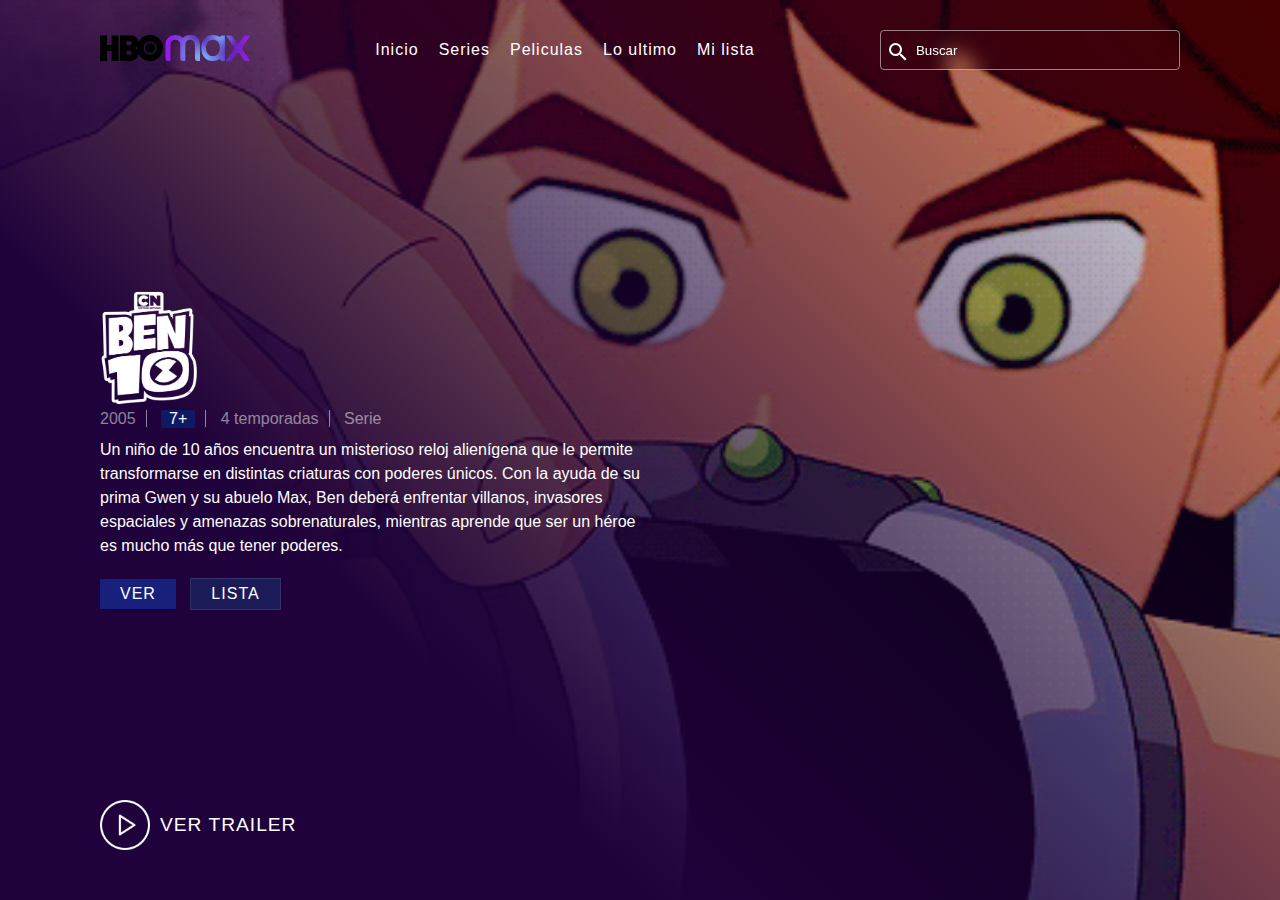
<file: index.html>
<!DOCTYPE html>
<html lang="es">
  <head>
    <meta charset="UTF-8" />
    <meta http-equiv="X-UA-Compatible" content="IE=edge" />
    <meta name="viewport" content="width=device-width, initial-scale=1.0" />
    <title>NetflixPage</title>
    <link rel="stylesheet" href="css/style.css" />
    <link
      href="https://fonts.googleapis.com/icon?family=Material+Icons"
      rel="stylesheet"
    />
    <link rel="shortcut icon" href="./img/logonetflix.png" type="image/x-icon">
  </head>
  <body>
    <main>
      <header>
        <a href="#" class="logo"
          ><img src="img/HBO_Max_Logo_(October_2019).svg" alt="logo netflix"
        /></a>
        <ul class="navigation">
          <li><a href="#">Inicio</a></li>
          <li><a href="#">Series</a></li>
          <li><a href="#">Peliculas</a></li>
          <li><a href="#">Lo ultimo</a></li>
          <li><a href="#">Mi lista</a></li>
        </ul>
        <div class="search">
          <input type="text" placeholder="Buscar" />
          <button class="btnbuscar"><span class="material-icons">search</span></button>
        </div>
      </header>
      <section class="banner">
        <img src="img/descarga.gif" alt="personaje" class="bg" />
        <span class="sombraImg"></span>
        <div class="content">
          <img src="img/342b1ea4-6ebd-11ef-80b0-12734a5a1b4d.avif" class="movieTitle" />
          <h4>
            <span>2005</span>
            <span><i>7+</i></span>
            <span>4 temporadas</span>
            <span>Serie</span>
          </h4>
          <p>
            Un niño de 10 años encuentra un misterioso reloj alienígena que le permite transformarse en distintas criaturas con poderes únicos. Con la ayuda de su prima Gwen y su abuelo Max, Ben deberá enfrentar villanos, invasores espaciales y amenazas sobrenaturales, mientras aprende que ser un héroe es mucho más que tener poderes.
          </p>
          <div class="buttons">
            <a href="#">Ver</a>
            <a href="#">Lista</a>
          </div>
        </div>
        <a href="#" class="play" onclick="toggleVideo();">
            <img src="./img/play.png" />ver Trailer
        </a>
      </section>
      <section class="trailer">
        <video src="img/ssvid.net---Ben-10-intro-Clásico-Español-latino_360p.mp4" controls="true"></video>
        <img src="./img/close.png" class="close" onclick="toggleVideo();">

      </section>
    </main>
    <script>
        function toggleVideo(){
            const trailer= document.querySelector(".trailer");
            const video = document.querySelector("video");
            trailer.classList.toggle("active");
            video.currentTime=0;
            video.pause();

        }
    </script>
  </body>
</html>
</file>
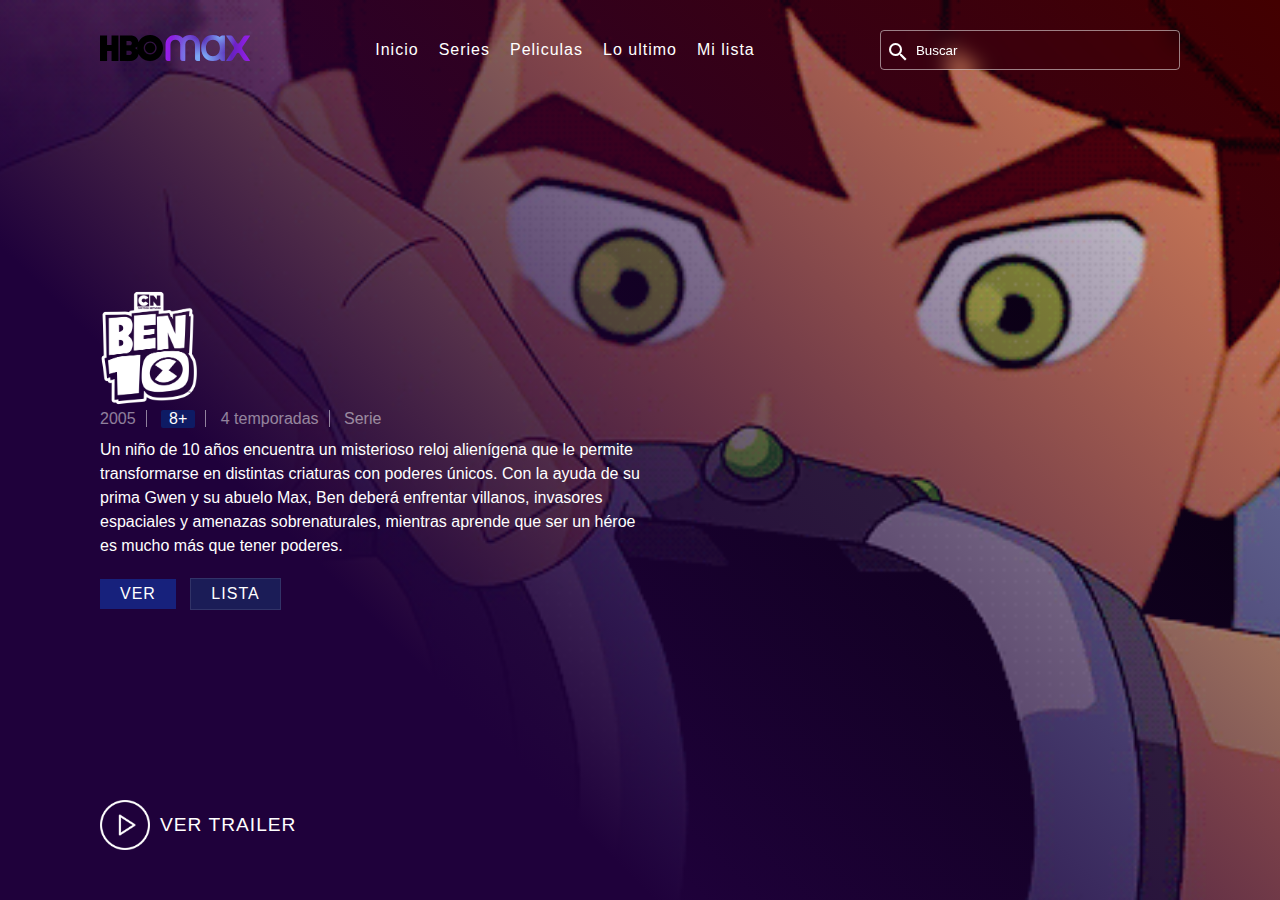
<file: netflix page/index.html>
<!DOCTYPE html>
<html lang="es">
  <head>
    <meta charset="UTF-8" />
    <meta http-equiv="X-UA-Compatible" content="IE=edge" />
    <meta name="viewport" content="width=device-width, initial-scale=1.0" />
    <title>NetflixPage</title>
    <link rel="stylesheet" href="css/style.css" />
    <link
      href="https://fonts.googleapis.com/icon?family=Material+Icons"
      rel="stylesheet"
    />
    <link rel="shortcut icon" href="./img/logonetflix.png" type="image/x-icon">
  </head>
  <body>
    <main>
      <header>
        <a href="#" class="logo"
          ><img src="img/HBO_Max_Logo_(October_2019).svg" alt="logo netflix"
        /></a>
        <ul class="navigation">
          <li><a href="#">Inicio</a></li>
          <li><a href="#">Series</a></li>
          <li><a href="#">Peliculas</a></li>
          <li><a href="#">Lo ultimo</a></li>
          <li><a href="#">Mi lista</a></li>
        </ul>
        <div class="search">
          <input type="text" placeholder="Buscar" />
          <button class="btnbuscar"><span class="material-icons">search</span></button>
        </div>
      </header>
      <section class="banner">
        <img src="img/descarga.gif" alt="personaje" class="bg" />
        <span class="sombraImg"></span>
        <div class="content">
          <img src="img/342b1ea4-6ebd-11ef-80b0-12734a5a1b4d.avif" class="movieTitle" />
          <h4>
            <span>2005</span>
            <span><i>8+</i></span>
            <span>4 temporadas</span>
            <span>Serie</span>
          </h4>
          <p>
            Un niño de 10 años encuentra un misterioso reloj alienígena que le permite transformarse en distintas criaturas con poderes únicos. Con la ayuda de su prima Gwen y su abuelo Max, Ben deberá enfrentar villanos, invasores espaciales y amenazas sobrenaturales, mientras aprende que ser un héroe es mucho más que tener poderes.
          </p>
          <div class="buttons">
            <a href="#">Ver</a>
            <a href="#">Lista</a>
          </div>
        </div>
        <a href="#" class="play" onclick="toggleVideo();">
            <img src="./img/play.png" />ver Trailer
        </a>
      </section>
      <section class="trailer">
        <video src="img/ssvid.net---Ben-10-intro-Clásico-Español-latino_360p.mp4" controls="true"></video>
        <img src="./img/close.png" class="close" onclick="toggleVideo();">

      </section>
    </main>
    <script>
        function toggleVideo(){
            const trailer= document.querySelector(".trailer");
            const video = document.querySelector("video");
            trailer.classList.toggle("active");
            video.currentTime=0;
            video.pause();

        }
    </script>
  </body>
</html>
</file>
<file: css/style.css>
* {
  margin: 0;
  padding: 0;
  box-sizing: border-box;
  font-family: sans-serif;
}

.material-icons {
  font-family: "Material Icons";
  font-weight: normal;
  font-style: normal;
  font-size: 24px; /* Preferred icon size */
  display: inline-block;
  line-height: 1;
  text-transform: none;
  letter-spacing: normal;
  word-wrap: normal;
  white-space: nowrap;
  direction: ltr;
  /* Support for all WebKit browsers. */
  -webkit-font-smoothing: antialiased;
  /* Support for Safari and Chrome. */
  text-rendering: optimizeLegibility;
  /* Support for Firefox. */
  -moz-osx-font-smoothing: grayscale;
  /* Support for IE. */
  font-feature-settings: "liga";
}

body {
  background: #15345e;
}

header {
  position: absolute;
  top: 0;
  left: 0;
  width: 100%;
  display: flex;
  justify-content: space-between;
  align-items: center;
  padding: 30px 100px;
  z-index: 100;
}
header .logo img {
  max-width: 150px;
  background-color: #071bd6;
  background: transparent;
}

.navigation {
  display: flex;
}
.navigation li {
  list-style: none;
  margin: 0 10px;
}
.navigation li a {
  color: #fff;
  text-decoration: none;
  font-weight: 500;
  letter-spacing: 1px;
}
.navigation li:hover a {
  color: #070a8f;
}

.search {
  position: relative;
  width: 300px;
  height: 40px;
}
.search input {
  position: absolute;
  top: 0;
  left: 0;
  width: 100%;
  height: 100%;
  color: #fff;
  background: transparent;
  border: 1px solid rgba(255, 255, 255, 0.5);
  outline: none;
  border-radius: 4px;
  padding: 0 10px 0 35px;
  -webkit-backdrop-filter: blur(10px);
          backdrop-filter: blur(10px);
}
.search input::-moz-placeholder {
  color: #fff;
}
.search input::placeholder {
  color: #fff;
}
.search .btnbuscar {
  color: white;
  border: none;
  position: relative;
  top: 25%;
  background: transparent;
  left: 2%;
}

.banner {
  position: relative;
  width: 100%;
  min-height: 100vh;
  padding: 0 100px;
  display: flex;
  justify-content: flex-start;
  align-items: center;
}
.banner .bg {
  position: absolute;
  top: 0;
  left: 0;
  width: 100%;
  height: 100%;
  -o-object-fit: cover;
     object-fit: cover;
}
.banner .sombraImg {
  position: absolute;
  background: linear-gradient(45deg, rgb(31, 1, 59) 30%, transparent);
  height: 100%;
  width: 100%;
  left: 0;
  top: 0;
}

.content {
  position: relative;
  z-index: 1;
  max-width: 550px;
}

.movieTitle {
  max-width: 70%;
}

.banner .content h4 {
  color: rgba(255, 255, 255, 0.5);
  font-weight: 500;
}
.banner .content h4 span {
  padding: 0 10px;
  border-right: 1px solid rgba(255, 255, 255, 0.5);
}
.banner .content h4 span:first-child {
  padding-left: 0;
}
.banner .content h4 span:last-child {
  border-right: none;
}
.banner .content h4 span i {
  background: #0e1b64;
  color: #fff;
  padding: 0 8px;
  display: inline-block;
  border-radius: 2px;
  font-style: normal;
}
.banner .content p {
  font-size: 1em;
  font-weight: 300;
  line-height: 1.5em;
  color: #fff;
  margin: 10px 0 20px;
}
.banner .content .buttons {
  position: relative;
}
.banner .content .buttons a {
  position: relative;
  display: inline-block;
  margin-right: 10px;
  background: #17217c;
  color: #fff;
  padding: 6px 20px;
  text-decoration: none;
  font-weight: 500;
  letter-spacing: 1px;
  text-transform: uppercase;
}
.banner .content .buttons a:nth-child(2) {
  background: rgba(24, 56, 116, 0.5);
  border: 1px solid rgba(255, 255, 255, 0.1);
}
.banner .content .buttons a:hover:nth-child(2) {
  background: #262b6b;
}

.play {
  position: absolute;
  bottom: 50px;
  left: 100px;
  display: inline-flex;
  justify-content: flex-start;
  align-items: center;
  color: #fff;
  text-transform: uppercase;
  font-weight: 500;
  text-decoration: none;
  letter-spacing: 1px;
  font-size: 1.2em;
  cursor: pointer;
}
.play img {
  margin-right: 10px;
  max-width: 50px;
}

.trailer {
  position: fixed;
  top: 50%;
  left: 50%;
  transform: translate(-50%, -50%);
  z-index: 10000;
  width: 100%;
  height: 100%;
  display: flex;
  justify-content: center;
  align-items: center;
  -webkit-backdrop-filter: blur(20px);
          backdrop-filter: blur(20px);
  visibility: hidden;
  opacity: 0;
}
.trailer.active {
  visibility: visible;
  opacity: 1;
}
.trailer video {
  max-width: 900px;
  outline: none;
  border-radius: 5px;
}

.close {
  position: absolute;
  top: 30px;
  right: 30px;
  cursor: pointer;
  filter: invert(1);
  max-width: 32px;
}

@media (max-width: 991px) {
  header {
    padding: 20px 50px;
    flex-direction: column;
  }
  .navigation {
    display: flex;
    justify-content: center;
    flex-wrap: wrap;
    margin: 10px 0;
  }
  .banner {
    padding: 100px 50px;
  }
  .banner .play {
    left: 50px;
    font-size: 1em;
  }
  .play img {
    margin-right: 10px;
    max-width: 10px;
  }
  .trailer video {
    max-width: 10%;
  }
}
@media (max-width: 600px) {
  header {
    padding: 20px;
  }
  .search {
    position: relative;
    width: calc(100% - 20px);
    height: 40px;
  }
  .banner {
    padding: 220px 20px 120px;
  }
  .banner .play {
    left: 20px;
    font-size: 1em;
    bottom: 30px;
  }
}/*# sourceMappingURL=style.css.map */
</file>
<file: netflix page/css/style.css>
* {
  margin: 0;
  padding: 0;
  box-sizing: border-box;
  font-family: sans-serif;
}

.material-icons {
  font-family: "Material Icons";
  font-weight: normal;
  font-style: normal;
  font-size: 24px; /* Preferred icon size */
  display: inline-block;
  line-height: 1;
  text-transform: none;
  letter-spacing: normal;
  word-wrap: normal;
  white-space: nowrap;
  direction: ltr;
  /* Support for all WebKit browsers. */
  -webkit-font-smoothing: antialiased;
  /* Support for Safari and Chrome. */
  text-rendering: optimizeLegibility;
  /* Support for Firefox. */
  -moz-osx-font-smoothing: grayscale;
  /* Support for IE. */
  font-feature-settings: "liga";
}

body {
  background: #15345e;
}

header {
  position: absolute;
  top: 0;
  left: 0;
  width: 100%;
  display: flex;
  justify-content: space-between;
  align-items: center;
  padding: 30px 100px;
  z-index: 100;
}
header .logo img {
  max-width: 150px;
  background-color: #071bd6;
  background: transparent;
}

.navigation {
  display: flex;
}
.navigation li {
  list-style: none;
  margin: 0 10px;
}
.navigation li a {
  color: #fff;
  text-decoration: none;
  font-weight: 500;
  letter-spacing: 1px;
}
.navigation li:hover a {
  color: #070a8f;
}

.search {
  position: relative;
  width: 300px;
  height: 40px;
}
.search input {
  position: absolute;
  top: 0;
  left: 0;
  width: 100%;
  height: 100%;
  color: #fff;
  background: transparent;
  border: 1px solid rgba(255, 255, 255, 0.5);
  outline: none;
  border-radius: 4px;
  padding: 0 10px 0 35px;
  -webkit-backdrop-filter: blur(10px);
          backdrop-filter: blur(10px);
}
.search input::-moz-placeholder {
  color: #fff;
}
.search input::placeholder {
  color: #fff;
}
.search .btnbuscar {
  color: white;
  border: none;
  position: relative;
  top: 25%;
  background: transparent;
  left: 2%;
}

.banner {
  position: relative;
  width: 100%;
  min-height: 100vh;
  padding: 0 100px;
  display: flex;
  justify-content: flex-start;
  align-items: center;
}
.banner .bg {
  position: absolute;
  top: 0;
  left: 0;
  width: 100%;
  height: 100%;
  -o-object-fit: cover;
     object-fit: cover;
}
.banner .sombraImg {
  position: absolute;
  background: linear-gradient(45deg, rgb(31, 1, 59) 30%, transparent);
  height: 100%;
  width: 100%;
  left: 0;
  top: 0;
}

.content {
  position: relative;
  z-index: 1;
  max-width: 550px;
}

.movieTitle {
  max-width: 70%;
}

.banner .content h4 {
  color: rgba(255, 255, 255, 0.5);
  font-weight: 500;
}
.banner .content h4 span {
  padding: 0 10px;
  border-right: 1px solid rgba(255, 255, 255, 0.5);
}
.banner .content h4 span:first-child {
  padding-left: 0;
}
.banner .content h4 span:last-child {
  border-right: none;
}
.banner .content h4 span i {
  background: #0e1b64;
  color: #fff;
  padding: 0 8px;
  display: inline-block;
  border-radius: 2px;
  font-style: normal;
}
.banner .content p {
  font-size: 1em;
  font-weight: 300;
  line-height: 1.5em;
  color: #fff;
  margin: 10px 0 20px;
}
.banner .content .buttons {
  position: relative;
}
.banner .content .buttons a {
  position: relative;
  display: inline-block;
  margin-right: 10px;
  background: #17217c;
  color: #fff;
  padding: 6px 20px;
  text-decoration: none;
  font-weight: 500;
  letter-spacing: 1px;
  text-transform: uppercase;
}
.banner .content .buttons a:nth-child(2) {
  background: rgba(24, 56, 116, 0.5);
  border: 1px solid rgba(255, 255, 255, 0.1);
}
.banner .content .buttons a:hover:nth-child(2) {
  background: #262b6b;
}

.play {
  position: absolute;
  bottom: 50px;
  left: 100px;
  display: inline-flex;
  justify-content: flex-start;
  align-items: center;
  color: #fff;
  text-transform: uppercase;
  font-weight: 500;
  text-decoration: none;
  letter-spacing: 1px;
  font-size: 1.2em;
  cursor: pointer;
}
.play img {
  margin-right: 10px;
  max-width: 50px;
}

.trailer {
  position: fixed;
  top: 50%;
  left: 50%;
  transform: translate(-50%, -50%);
  z-index: 10000;
  width: 100%;
  height: 100%;
  display: flex;
  justify-content: center;
  align-items: center;
  -webkit-backdrop-filter: blur(20px);
          backdrop-filter: blur(20px);
  visibility: hidden;
  opacity: 0;
}
.trailer.active {
  visibility: visible;
  opacity: 1;
}
.trailer video {
  max-width: 900px;
  outline: none;
  border-radius: 5px;
}

.close {
  position: absolute;
  top: 30px;
  right: 30px;
  cursor: pointer;
  filter: invert(1);
  max-width: 32px;
}

@media (max-width: 991px) {
  header {
    padding: 20px 50px;
    flex-direction: column;
  }
  .navigation {
    display: flex;
    justify-content: center;
    flex-wrap: wrap;
    margin: 10px 0;
  }
  .banner {
    padding: 100px 50px;
  }
  .banner .play {
    left: 50px;
    font-size: 1em;
  }
  .play img {
    margin-right: 10px;
    max-width: 10px;
  }
  .trailer video {
    max-width: 10%;
  }
}
@media (max-width: 600px) {
  header {
    padding: 20px;
  }
  .search {
    position: relative;
    width: calc(100% - 20px);
    height: 40px;
  }
  .banner {
    padding: 220px 20px 120px;
  }
  .banner .play {
    left: 20px;
    font-size: 1em;
    bottom: 30px;
  }
}/*# sourceMappingURL=style.css.map */
</file>
